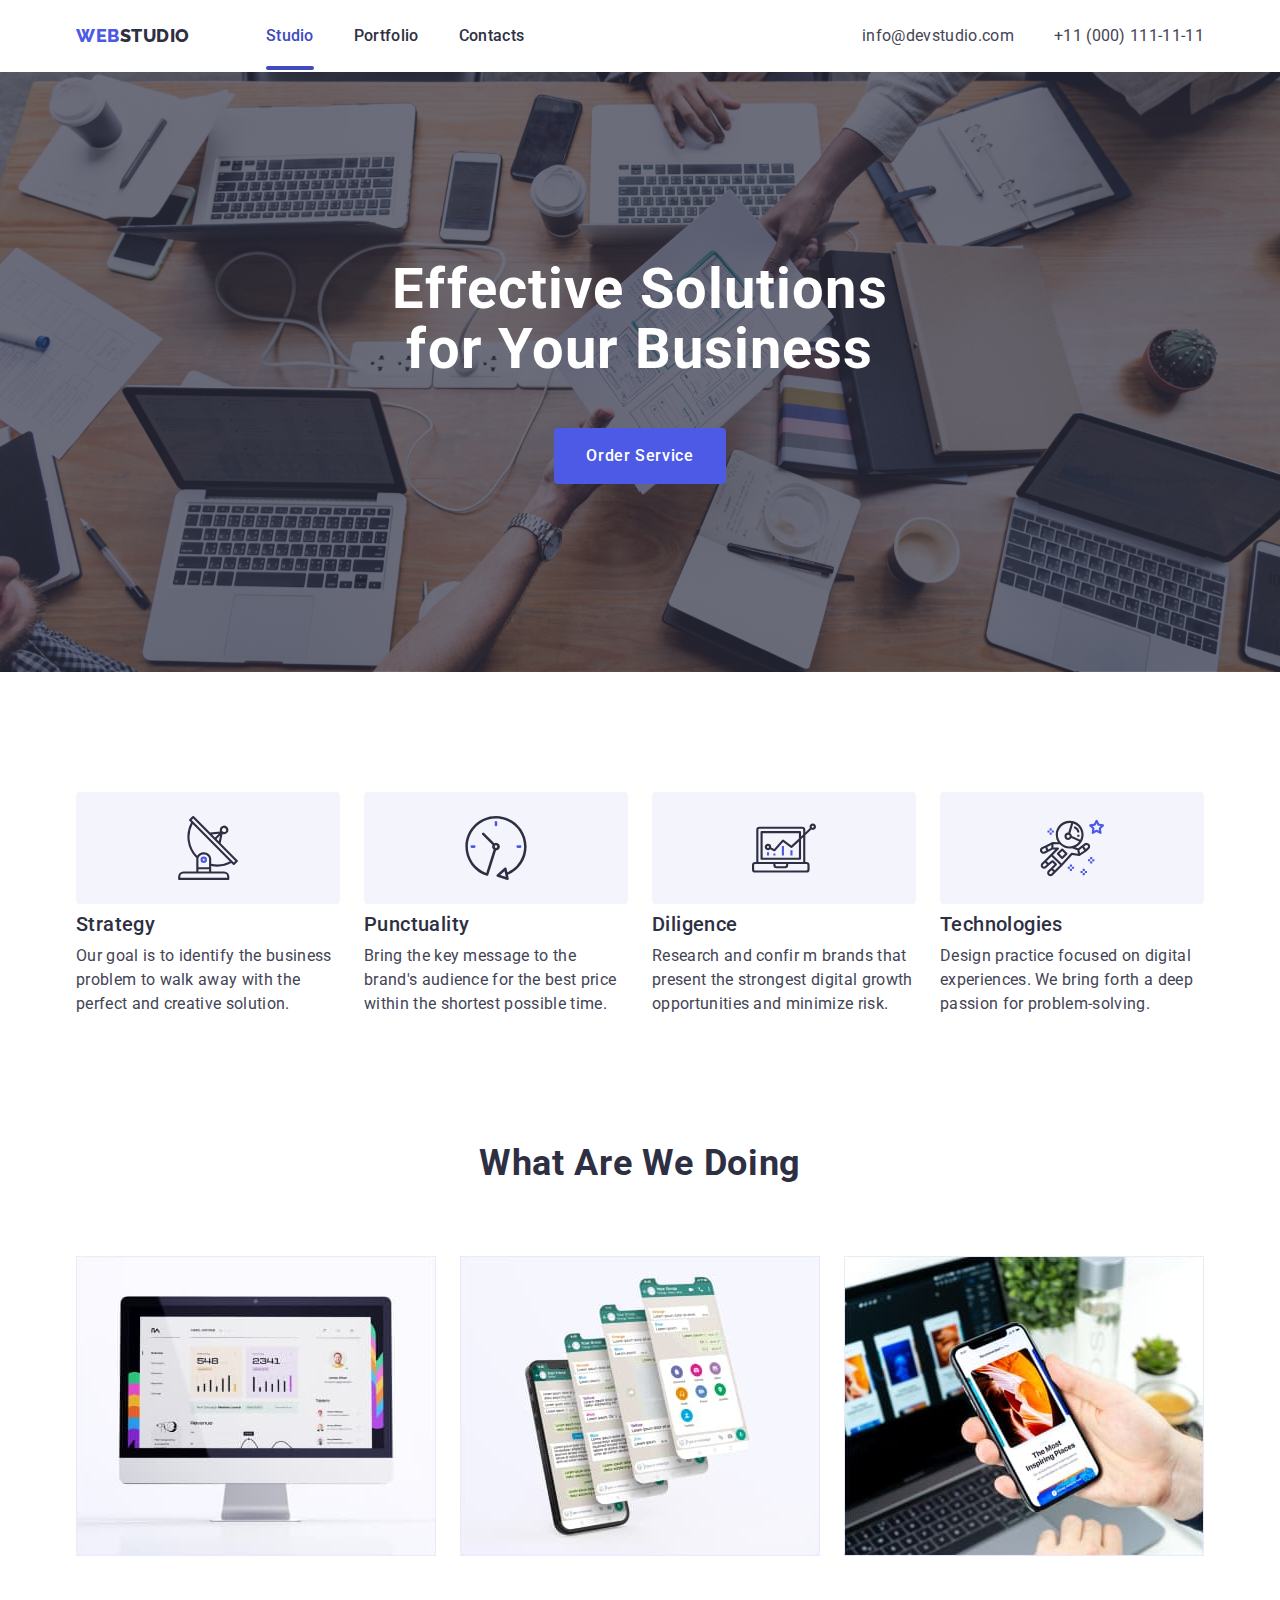
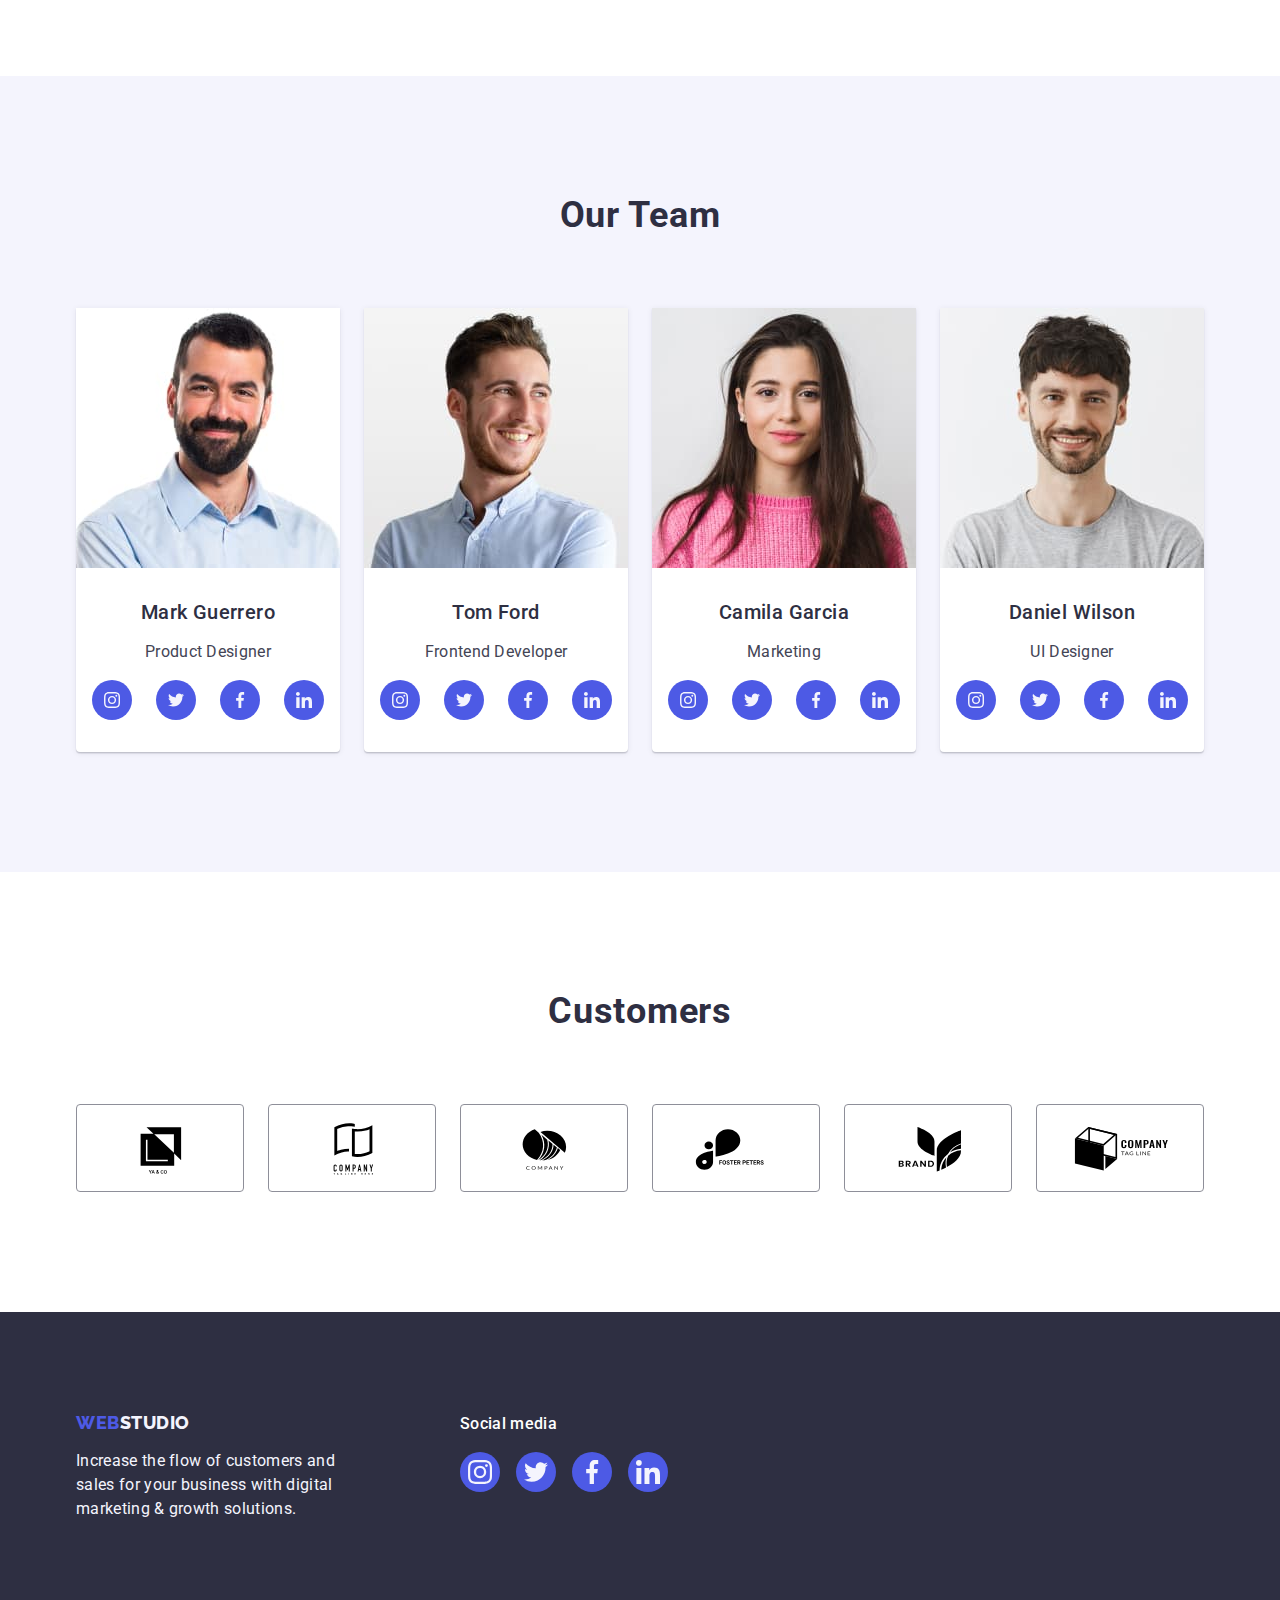
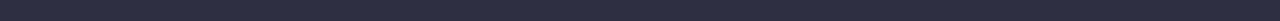
<file: index.html>
<!DOCTYPE html>
<html lang="en">
  <head>
    <meta charset="UTF-8" />
    <meta http-equiv="X-UA-Compatible" content="IE=edge" />
    <meta name="viewport" content="width=device-width, initial-scale=1.0" />
    <link rel="preconnect" href="https://fonts.googleapis.com" />
    <link rel="preconnect" href="https://fonts.gstatic.com" crossorigin />
    <title>WebStudio</title>
    <!-- fonts -->
    <link
      href="https://fonts.googleapis.com/css2?family=Raleway:wght@800&family=Roboto:wght@400;500;700&display=swap"
      rel="stylesheet"
    />
    <!-- normalise -->
    <link
      rel="stylesheet"
      href="https://cdn.jsdelivr.net/npm/modern-normalize@2.0.0/modern-normalize.min.css"
    />

    <!-- custom styles -->
    <link rel="stylesheet" href="./css/styles.css" />
  </head>
  <body>
    <!-- page header -->
    <header class="header">
      <div class="header-container container">
        <nav class="header-nav">
          <a class="logo link logo-link" href="./index.html"
            >Web<span class="logo-black">Studio</span></a
          >
          <ul class="site-nav list">
            <li>
              <a class="link-current active-link link" href="./index.html"
                >Studio</a
              >
            </li>
            <li>
              <a class="link-current link" href="./portfolio.html">Portfolio</a>
            </li>
            <li><a class="link-current link" href="">Contacts</a></li>
          </ul>
        </nav>
        <address class="address">
          <ul class="address-nav list">
            <li>
              <a class="address-nav-link link" href="mailto:info@devstudio.com"
                >info@devstudio.com</a
              >
            </li>
            <li>
              <a class="address-nav-link link" href="tel:+110001111111"
                >+11 (000) 111-11-11</a
              >
            </li>
          </ul>
        </address>
      </div>
    </header>
    <main>
      <!-- hero -->
      <section class="hero">
        <div class="hero-container container">
          <h1 class="hero-title">Effective Solutions for Your Business</h1>
          <button class="hero-button" type="button" data-modal-open>
            Order Service
          </button>
        </div>
      </section>
      <!-- our advantage -->
      <section class="adv-section">
        <div class="container">
          <h2 class="visually-hidden">Our advantage</h2>
          <ul class="adv-list list">
            <li class="adv-item">
              <div class="adv-containet-icon">
                <svg class="adv-item-icon" width="64" height="64">
                  <use href="./images/icons.svg#antenna"></use>
                </svg>
              </div>

              <h3 class="second-title">Strategy</h3>
              <p class="li-text">
                Our goal is to identify the business problem to walk away with
                the perfect and creative solution.
              </p>
            </li>
            <li class="adv-item">
              <div class="adv-containet-icon">
                <svg class="adv-item-icon" width="64" height="64">
                  <use href="./images/icons.svg#clock"></use>
                </svg>
              </div>

              <h3 class="second-title">Punctuality</h3>
              <p class="li-text">
                Bring the key message to the brand's audience for the best price
                within the shortest possible time.
              </p>
            </li>
            <li class="adv-item">
              <div class="adv-containet-icon">
                <svg class="adv-item-icon" width="64" height="64">
                  <use href="./images/icons.svg#diagram"></use>
                </svg>
              </div>

              <h3 class="second-title">Diligence</h3>
              <p class="li-text">
                Research and confir m brands that present the strongest digital
                growth opportunities and minimize risk.
              </p>
            </li>
            <li class="adv-item">
              <div class="adv-containet-icon">
                <svg class="adv-item-icon" width="64" height="64">
                  <use href="./images/icons.svg#astronaut"></use>
                </svg>
              </div>

              <h3 class="second-title">Technologies</h3>
              <p class="li-text">
                Design practice focused on digital experiences. We bring forth a
                deep passion for problem-solving.
              </p>
            </li>
          </ul>
        </div>
      </section>
      <!-- our activity -->
      <section class="activity">
        <div class="container">
          <h2 class="vice-title">What are we doing</h2>
          <ul class="activity-list list">
            <li class="activity-item">
              <img
                src="./images/activity/do1.jpg"
                alt="imac computer"
                width="360"
              />
            </li>
            <li class="activity-item">
              <img
                src="./images/activity/do2.jpg"
                alt="four iphones"
                width="360"
              />
            </li>
            <li class="activity-item">
              <img
                src="./images/activity/do3.jpg"
                alt="holds phone in hand"
                width="360"
              />
            </li>
          </ul>
        </div>
      </section>
      <!-- our team -->
      <section class="team">
        <div class="container">
          <h2 class="vice-title">Our Team</h2>
          <ul class="team-list list">
            <li class="team-li">
              <img
                src="./images/team/team1.jpg"
                alt="Mark Guerrero"
                width="264"
              />
              <div class="team-name">
                <h3 class="second-title">Mark Guerrero</h3>
                <p class="li-text">Product Designer</p>
                <ul class="team-icon-list">
                  <li class="team-icon-item">
                    <a class="team-icon-link" href=""
                      ><svg class="team-li-icon" width="16" height="16">
                        <use href="./images/icons.svg#instagram"></use>
                      </svg>
                    </a>
                  </li>
                  <li class="team-icon-item">
                    <a class="team-icon-link" href=""
                      ><svg class="team-li-icon" width="16" height="16">
                        <use href="./images/icons.svg#twitter"></use>
                      </svg>
                    </a>
                  </li>
                  <li class="team-icon-item">
                    <a class="team-icon-link" href=""
                      ><svg class="team-li-icon" width="16" height="16">
                        <use href="./images/icons.svg#facebook"></use>
                      </svg>
                    </a>
                  </li>
                  <li class="team-icon-item">
                    <a class="team-icon-link" href=""
                      ><svg class="team-li-icon" width="16" height="16">
                        <use href="./images/icons.svg#linkedin"></use>
                      </svg>
                    </a>
                  </li>
                </ul>
              </div>
            </li>
            <li class="team-li">
              <img src="./images/team/team2.jpg" alt="Tom Ford" width="264" />
              <div class="team-name">
                <h3 class="second-title">Tom Ford</h3>
                <p class="li-text">Frontend Developer</p>
                <ul class="team-icon-list">
                  <li class="team-icon-item">
                    <a class="team-icon-link" href=""
                      ><svg class="team-li-icon" width="16" height="16">
                        <use href="./images/icons.svg#instagram"></use>
                      </svg>
                    </a>
                  </li>
                  <li class="team-icon-item">
                    <a class="team-icon-link" href=""
                      ><svg class="team-li-icon" width="16" height="16">
                        <use href="./images/icons.svg#twitter"></use>
                      </svg>
                    </a>
                  </li>
                  <li class="team-icon-item">
                    <a class="team-icon-link" href=""
                      ><svg class="team-li-icon" width="16" height="16">
                        <use href="./images/icons.svg#facebook"></use>
                      </svg>
                    </a>
                  </li>
                  <li class="team-icon-item">
                    <a class="team-icon-link" href=""
                      ><svg class="team-li-icon" width="16" height="16">
                        <use href="./images/icons.svg#linkedin"></use>
                      </svg>
                    </a>
                  </li>
                </ul>
              </div>
            </li>
            <li class="team-li">
              <img
                src="./images/team/team3.jpg"
                alt="Camila Garcia"
                width="264"
              />
              <div class="team-name">
                <h3 class="second-title">Camila Garcia</h3>
                <p class="li-text">Marketing</p>
                <ul class="team-icon-list">
                  <li class="team-icon-item">
                    <a class="team-icon-link" href=""
                      ><svg class="team-li-icon" width="16" height="16">
                        <use href="./images/icons.svg#instagram"></use>
                      </svg>
                    </a>
                  </li>
                  <li class="team-icon-item">
                    <a class="team-icon-link" href=""
                      ><svg class="team-li-icon" width="16" height="16">
                        <use href="./images/icons.svg#twitter"></use>
                      </svg>
                    </a>
                  </li>
                  <li class="team-icon-item">
                    <a class="team-icon-link" href=""
                      ><svg class="team-li-icon" width="16" height="16">
                        <use href="./images/icons.svg#facebook"></use>
                      </svg>
                    </a>
                  </li>
                  <li class="team-icon-item">
                    <a class="team-icon-link" href=""
                      ><svg class="team-li-icon" width="16" height="16">
                        <use href="./images/icons.svg#linkedin"></use>
                      </svg>
                    </a>
                  </li>
                </ul>
              </div>
            </li>
            <li class="team-li">
              <img
                src="./images/team/team4.jpg"
                alt="Daniel Wilson"
                width="264"
              />
              <div class="team-name">
                <h3 class="second-title">Daniel Wilson</h3>
                <p class="li-text">UI Designer</p>
                <ul class="team-icon-list">
                  <li class="team-icon-item">
                    <a class="team-icon-link" href=""
                      ><svg class="team-li-icon" width="16" height="16">
                        <use href="./images/icons.svg#instagram"></use>
                      </svg>
                    </a>
                  </li>
                  <li class="team-icon-item">
                    <a class="team-icon-link" href=""
                      ><svg class="team-li-icon" width="16" height="16">
                        <use href="./images/icons.svg#twitter"></use>
                      </svg>
                    </a>
                  </li>
                  <li class="team-icon-item">
                    <a class="team-icon-link" href=""
                      ><svg class="team-li-icon" width="16" height="16">
                        <use href="./images/icons.svg#facebook"></use>
                      </svg>
                    </a>
                  </li>
                  <li class="team-icon-item">
                    <a class="team-icon-link" href=""
                      ><svg class="team-li-icon" width="16" height="16">
                        <use href="./images/icons.svg#linkedin"></use>
                      </svg>
                    </a>
                  </li>
                </ul>
              </div>
            </li>
          </ul>
        </div>
      </section>
      <!-- customers -->
      <section class="customers">
        <div class="customers-container container">
          <h2 class="customers-title">Customers</h2>
          <ul class="customers-list">
            <li class="customers-item">
              <a class="customers-link" href="">
                <svg class="customers-icon" width="104" height="56">
                  <use href="./images/icons.svg#logo-1"></use>
                </svg>
              </a>
            </li>
            <li class="customers-item">
              <a class="customers-link" href="">
                <svg class="customers-icon" width="104" height="56">
                  <use href="./images/icons.svg#logo-2"></use>
                </svg>
              </a>
            </li>
            <li class="customers-item">
              <a class="customers-link" href="">
                <svg class="customers-icon" width="104" height="56">
                  <use href="./images/icons.svg#logo-3"></use>
                </svg>
              </a>
            </li>
            <li class="customers-item">
              <a class="customers-link" href="">
                <svg class="customers-icon" width="104" height="56">
                  <use href="./images/icons.svg#logo-4"></use>
                </svg>
              </a>
            </li>
            <li class="customers-item">
              <a class="customers-link" href="">
                <svg class="customers-icon" width="104" height="56">
                  <use href="./images/icons.svg#logo-5"></use>
                </svg>
              </a>
            </li>
            <li class="customers-item">
              <a class="customers-link" href="">
                <svg class="customers-icon" width="104" height="56">
                  <use href="./images/icons.svg#logo-6"></use>
                </svg>
              </a>
            </li>
          </ul>
        </div>
      </section>
    </main>
    <!-- footer -->
    <footer class="footer">
      <div class="footer-container container">
        <div class="footer-container-slogan">
          <a class="logo-footer logo link logo-link" href="./index.html"
            >Web<span class="logo-white">Studio</span></a
          >
          <p class="footer-text">
            Increase the flow of customers and sales for your business with
            digital marketing & growth solutions.
          </p>
        </div>
        <div class="footer-container-icon">
          <p class="footer-icon-text">Social media</p>
          <ul class="team-icon-list footer-icon-list">
            <li class="team-icon-item">
              <a class="team-icon-link footer-icon-link" href=""
                ><svg class="team-li-icon" width="24" height="24">
                  <use href="./images/icons.svg#instagram"></use>
                </svg>
              </a>
            </li>
            <li class="team-icon-item">
              <a class="team-icon-link footer-icon-link" href=""
                ><svg class="team-li-icon" width="24" height="24">
                  <use href="./images/icons.svg#twitter"></use>
                </svg>
              </a>
            </li>
            <li class="team-icon-item">
              <a class="team-icon-link footer-icon-link" href=""
                ><svg class="team-li-icon" width="24" height="24">
                  <use href="./images/icons.svg#facebook"></use>
                </svg>
              </a>
            </li>
            <li class="team-icon-item">
              <a class="team-icon-link footer-icon-link" href=""
                ><svg class="team-li-icon" width="24" height="24">
                  <use href="./images/icons.svg#linkedin"></use>
                </svg>
              </a>
            </li>
          </ul>
        </div>
      </div>
    </footer>
    <!-- modal -->
    <div class="backdrop is-hidden" data-modal>
      <div class="modal">
        <button class="modal-close-btn" type="button" data-modal-close>
          <svg class="close-btn-icon" width="8" height="8">
            <use href="./images/icons.svg#close-btn"></use>
          </svg>
        </button>
      </div>
    </div>
    <script src="./js/modal.js"></script>
  </body>
</html>
</file>
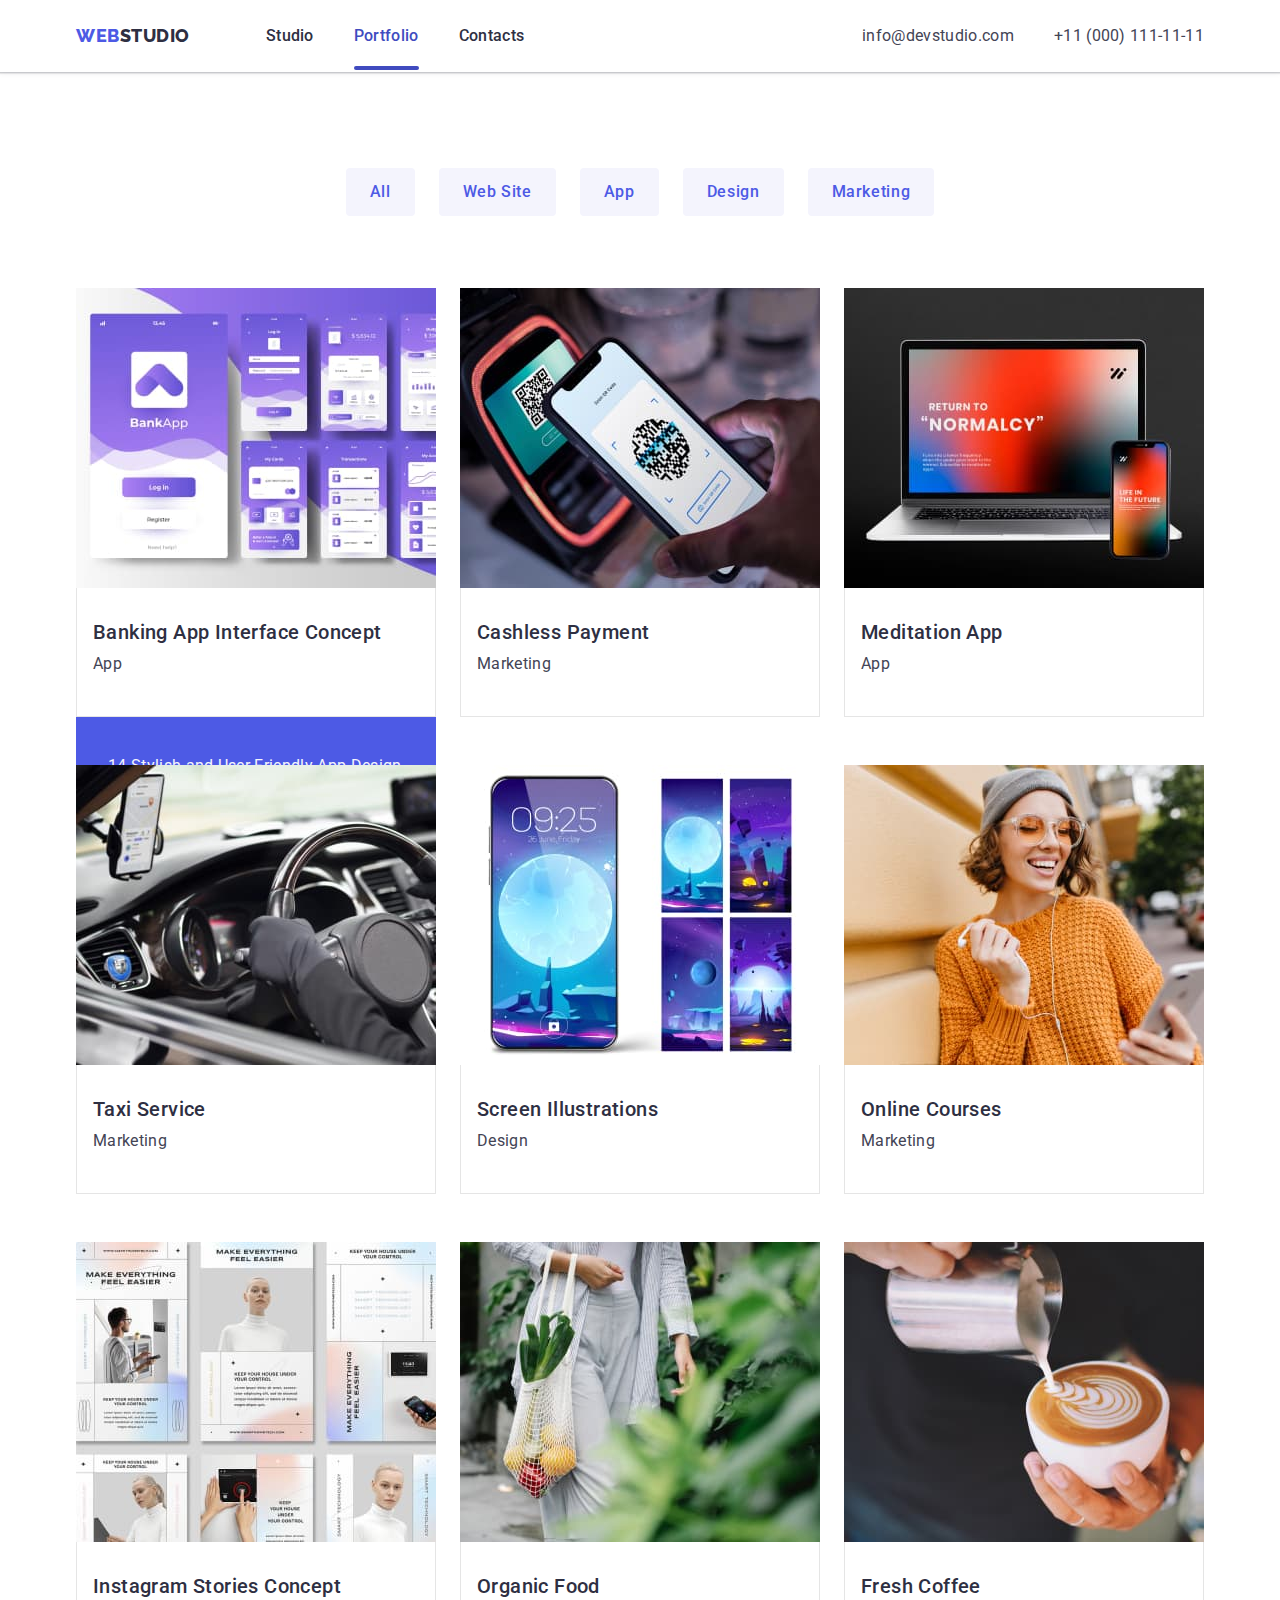
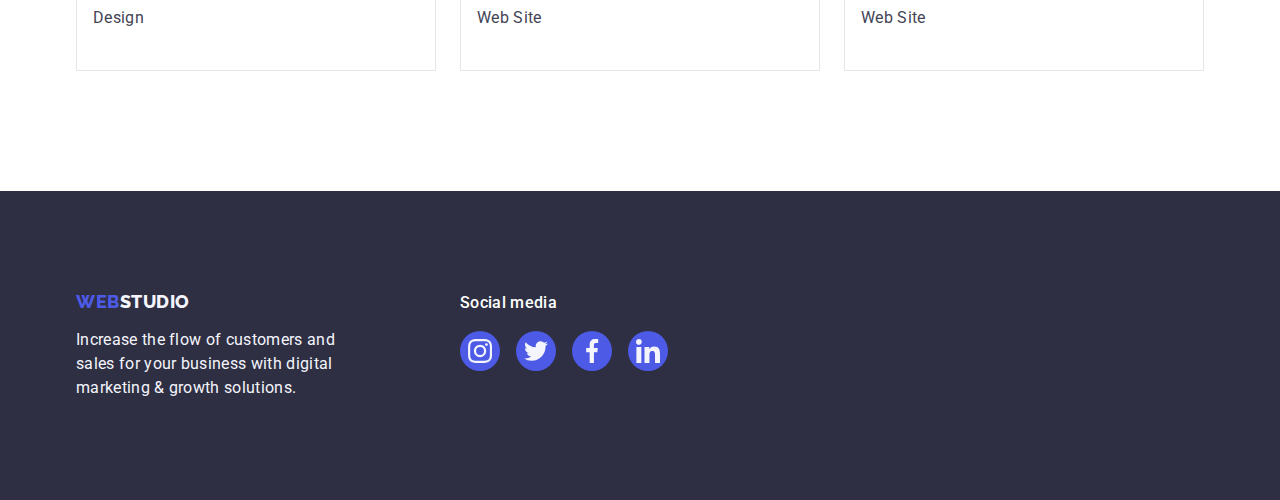
<file: portfolio.html>
<!DOCTYPE html>
<html lang="en">
  <head>
    <meta charset="UTF-8" />
    <meta http-equiv="X-UA-Compatible" content="IE=edge" />
    <meta name="viewport" content="width=device-width, initial-scale=1.0" />
    <link rel="preconnect" href="https://fonts.googleapis.com" />
    <link rel="preconnect" href="https://fonts.gstatic.com" crossorigin />
    <title>Portfolio</title>
    <!-- fonts -->
    <link
      href="https://fonts.googleapis.com/css2?family=Raleway:wght@800&family=Roboto:wght@400;500;700&display=swap"
      rel="stylesheet"
    />
    <!-- normalise -->
    <link
      rel="stylesheet"
      href="https://cdn.jsdelivr.net/npm/modern-normalize@2.0.0/modern-normalize.min.css"
    />

    <!-- custom styles -->

    <link rel="stylesheet" href="./css/styles.css" />
  </head>
  <body>
    <!-- page header -->
    <header class="header">
      <div class="header-container container">
        <nav class="header-nav">
          <a class="logo link logo-link" href="./index.html"
            >Web<span class="logo-black">Studio</span></a
          >
          <ul class="site-nav list">
            <li><a class="link-current link" href="./index.html">Studio</a></li>
            <li>
              <a class="link-current active-link link" href="./portfolio.html"
                >Portfolio</a
              >
            </li>
            <li><a class="link-current link" href="">Contacts</a></li>
          </ul>
        </nav>
        <address class="address">
          <ul class="address-nav list">
            <li>
              <a class="address-nav-link link" href="mailto:info@devstudio.com"
                >info@devstudio.com</a
              >
            </li>
            <li>
              <a class="address-nav-link link" href="tel:+110001111111"
                >+11 (000) 111-11-11</a
              >
            </li>
          </ul>
        </address>
      </div>
    </header>
    <main>
      <!-- filters -->
      <section class="filters">
        <div class="container">
          <h1 class="visually-hidden">work patterns</h1>
          <ul class="list portfolio-nav">
            <li><button class="portfolio-button" type="button">All</button></li>
            <li>
              <button class="portfolio-button" type="button">Web Site</button>
            </li>
            <li><button class="portfolio-button" type="button">App</button></li>
            <li>
              <button class="portfolio-button" type="button">Design</button>
            </li>
            <li>
              <button class="portfolio-button" type="button">Marketing</button>
            </li>
          </ul>
          <ul class="portfolio-bloks list">
            <li class="portfolio-bloks-item">
              <div>
                <a class="portf-list link" href="">
                  <img
                    class="portfolio-photo"
                    src="./images/portfolio/portfo-1.jpg"
                    alt="application"
                    width="360"
                    height="300"
                  />

                  <div class="portfolio-bloks-name">
                    <h2 class="second-title">Banking App Interface Concept</h2>
                    <p class="li-text">App</p>
                  </div>
                </a>
              </div>
              <div class="overlay">
                <p class="overlay-text">
                  14 Stylish and User-Friendly App Design Concepts · Task
                  Manager App · Calorie Tracker App · Exotic Fruit Ecommerce App
                  · Cloud Storage App
                </p>
              </div>
            </li>
            <li class="portfolio-bloks-item">
              <a class="portf-list link" href=""
                ><img
                  src="./images/portfolio/portfo-2.jpg"
                  alt="QR code on telephone"
                  width="360"
                  height="300"
                />
                <div class="portfolio-bloks-name">
                  <h2 class="second-title">Cashless Payment</h2>
                  <p class="li-text">Marketing</p>
                </div>
              </a>
            </li>
            <li class="portfolio-bloks-item">
              <a class="portf-list link" href=""
                ><img
                  src="./images/portfolio/portfo-3.jpg"
                  alt="laptop"
                  width="360"
                  height="300"
                />
                <div class="portfolio-bloks-name">
                  <h2 class="second-title">Meditation App</h2>
                  <p class="li-text">App</p>
                </div>
              </a>
            </li>
            <li class="portfolio-bloks-item">
              <a class="portf-list link" href=""
                ><img
                  src="./images/portfolio/portfo-4.jpg"
                  alt="phone in the car"
                  width="360"
                  height="300"
                />
                <div class="portfolio-bloks-name">
                  <h2 class="second-title">Taxi Service</h2>
                  <p class="li-text">Marketing</p>
                </div></a
              >
            </li>
            <li class="portfolio-bloks-item">
              <a class="portf-list link" href="">
                <img
                  src="./images/portfolio/portfo-5.jpg"
                  alt="phone and moon"
                  width="360"
                  height="300"
                />
                <div class="portfolio-bloks-name">
                  <h2 class="second-title">Screen Illustrations</h2>
                  <p class="li-text">Design</p>
                </div></a
              >
            </li>
            <li class="portfolio-bloks-item">
              <a class="portf-list link" href=""
                ><img
                  src="./images/portfolio/portfo-6.jpg"
                  alt="girl with phone"
                  width="360"
                  height="300"
                />
                <div class="portfolio-bloks-name">
                  <h2 class="second-title">Online Courses</h2>
                  <p class="li-text">Marketing</p>
                </div>
              </a>
            </li>
            <li class="portfolio-bloks-item">
              <a class="portf-list link" href=""
                ><img
                  src="./images/portfolio/portfo-7.jpg"
                  alt="Instagram Stories"
                  width="360"
                  height="300"
                />
                <div class="portfolio-bloks-name">
                  <h2 class="second-title">Instagram Stories Concept</h2>
                  <p class="li-text">Design</p>
                </div>
              </a>
            </li>
            <li class="portfolio-bloks-item">
              <a class="portf-list link" href=""
                ><img
                  src="./images/portfolio/portfo-8.jpg"
                  alt="woman with vegetables"
                  width="360"
                  height="300"
                />
                <div class="portfolio-bloks-name">
                  <h2 class="second-title">Organic Food</h2>
                  <p class="li-text">Web Site</p>
                </div>
              </a>
            </li>
            <li class="portfolio-bloks-item">
              <a class="portf-list link" href=""
                ><img
                  src="./images/portfolio/portfo-9.jpg"
                  alt="fancy coffee"
                  width="360"
                  height="300"
                />
                <div class="portfolio-bloks-name">
                  <h2 class="second-title">Fresh Coffee</h2>
                  <p class="li-text">Web Site</p>
                </div>
              </a>
            </li>
          </ul>
        </div>
      </section>
    </main>
    <!-- footer -->
    <footer class="footer">
      <div class="footer-container container">
        <div class="footer-container-slogan">
          <a class="logo-footer logo link logo-link" href="./index.html"
            >Web<span class="logo-white">Studio</span></a
          >
          <p class="footer-text">
            Increase the flow of customers and sales for your business with
            digital marketing & growth solutions.
          </p>
        </div>
        <div class="footer-container-icon">
          <p class="footer-icon-text">Social media</p>
          <ul class="team-icon-list footer-icon-list">
            <li class="team-icon-item">
              <a class="team-icon-link footer-icon-link" href=""
                ><svg class="team-li-icon" width="24" height="24">
                  <use href="./images/icons.svg#instagram"></use>
                </svg>
              </a>
            </li>
            <li class="team-icon-item">
              <a class="team-icon-link footer-icon-link" href=""
                ><svg class="team-li-icon" width="24" height="24">
                  <use href="./images/icons.svg#twitter"></use>
                </svg>
              </a>
            </li>
            <li class="team-icon-item">
              <a class="team-icon-link footer-icon-link" href=""
                ><svg class="team-li-icon" width="24" height="24">
                  <use href="./images/icons.svg#facebook"></use>
                </svg>
              </a>
            </li>
            <li class="team-icon-item">
              <a class="team-icon-link footer-icon-link" href=""
                ><svg class="team-li-icon" width="24" height="24">
                  <use href="./images/icons.svg#linkedin"></use>
                </svg>
              </a>
            </li>
          </ul>
        </div>
      </div>
    </footer>
  </body>
</html>
</file>
<file: css/styles.css>
:root {
  --primary-black-cl: #434455;
  --primary-black-bg: #434455;
  --primary-white-cl: #ffffff;
  --primary-white-bg: #ffffff;
  --primary-accent-cl: #4d5ae5;
  --primary-accent-bg: #4d5ae5;
  --primary-gray-bg: #8e8f99;
  --primary-gray-cl: #8e8f99;
  --primary-modal-bg: #fcfcfc;
  --primary-modal-cl: #fcfcfc;

  --secondary-black-cl: #2e2f42;
  --secondary-black-bg: #2e2f42;
  --secondary-white-cl: #f4f4fd;
  --secondary-white-bg: #f4f4fd;
  --secondary-accent-cl: #404bbf;
  --secondary-accent-bg: #404bbf;
  --secondary-active-bg: #31d0aa;
  --secondary-active-cl: #31d0aa;
  --secondary-gray-bg: #e7e9fc;
  --secondary-gray-cl: #e7e9fc;

  --main-gradient: linear-gradient(
    rgba(46, 47, 66, 0.7),
    rgba(46, 47, 66, 0.7)
  );
}

* {
  box-sizing: border-box;
}
/**
  |============================
  | common styles
  |============================
*/
body {
  background-color: var(--primary-white-bg);
  color: var(--primary-black-cl);
  font-family: Roboto, sans-serif;
  font-style: normal;
  line-height: 1.15;
  letter-spacing: 0.02em;
}
.visually-hidden {
  position: absolute;
  width: 1px;
  height: 1px;
  margin: -1px;
  border: 0;
  padding: 0;

  white-space: nowrap;
  clip-path: inset(100%);
  clip: rect(0 0 0 0);
  overflow: hidden;
}
/* reset */
h1,
h2,
h3,
h4,
h5,
h6,
p {
  margin: 0;
}
img {
  display: block;
}
.list,
ul,
ol {
  list-style: none;
  margin: 0;
  padding: 0;
}
.link,
a {
  text-decoration: none;
  color: currentColor;
}
.btn,
button {
  font-family: inherit;
  cursor: pointer;
  background-color: var(--primary-accent-bg);
}
/**
  |============================
  | base styles
  |============================
*/
/* header */
.header {
  border-bottom: 1px solid --secondary-gray-bg;
  box-shadow: 0px 2px 1px rgba(46, 47, 66, 0.08),
    0px 1px 1px rgba(46, 47, 66, 0.16), 0px 1px 6px rgba(46, 47, 66, 0.08);
  background: var(--primary-white-bg);
}
.header-container {
  display: flex;
  align-items: center;
  justify-content: space-between;
  margin: 0;
  padding: 0;
}
.container {
  width: 1158px;
  margin: 0 auto;
  padding: 0 15px;
}

.header-nav {
  display: flex;
  align-items: center;
}
/* logo */
.logo {
  color: var(--primary-accent-cl);
  font-family: 'Raleway', sans-serif;
  font-style: normal;
  font-weight: 800;
  font-size: 18px;
  line-height: 1.17;
  letter-spacing: 0.03em;
  text-transform: uppercase;
}
.logo-link {
  margin-right: 76px;
}
.logo-black {
  color: var(--secondary-black-cl);
}

.logo-white {
  color: var(--secondary-white-cl);
}
/* site-nav */

.site-nav {
  color: var(--secondary-black-cl);
  font-size: 16px;
  font-weight: 500;
  line-height: 1.5;
}
.site-nav {
  display: flex;
  align-items: center;
  gap: 40px;
  padding: 24px 0;
}
.link-current {
  padding: 24px 0;
}
.active-link {
  color: var(--secondary-accent-cl);

  position: relative;
}

.active-link::after {
  content: '';
  display: block;
  width: 100%;
  height: 4px;
  background-color: var(--secondary-accent-bg);
  border-radius: 2px;
  position: absolute;
  left: 0;
  bottom: -1px;
}

.link-current:hover,
.link-current:focus,
.address-nav-link:hover,
.address-nav-link:focus {
  color: var(--secondary-accent-cl);
}

.address {
  font-style: normal;
}
.address-nav a {
  color: var(--primary-black-cl);
}
.address-nav {
  display: flex;
  align-items: center;
  gap: 40px;
}
.address-nav-link {
  line-height: 1.5;
}

.address-link-active {
}
/* hero */

.hero {
  max-width: 1440px;
  background-color: var(--secondary-black-bg);
  background-image: url(../images/hero/bg-hero.jpg);
  background-repeat: no-repeat;
  background-position: center;
  background-size: cover;
  margin: 0 auto;
  background-image: var(--main-gradient), url(../images/hero/bg-hero.jpg);
}

.hero-container {
  padding-top: 188px;
  padding-bottom: 188px;
}

.hero-title {
  font-weight: 700;
  font-size: 56px;
  line-height: 1.07;
  color: var(--primary-white-cl);
  letter-spacing: 0.02em;
  text-align: center;
  max-width: 496px;
  margin: 0 auto;
  margin-bottom: 48px;
}

.hero-button {
  background-color: var(--primary-accent-bg);
  font-weight: 500;
  font-size: 16px;
  color: var(--primary-white-cl);
  letter-spacing: 0.04em;
  font-family: 'Roboto', sans-serif;
  line-height: 1.5;
  cursor: pointer;
  display: block;
  margin-left: auto;
  margin-right: auto;

  padding: 16px 32px;
  border: none;
  border-radius: 4px;
  min-width: 169px;
  height: 56px;
  transition: background-color 250ms cubic-bezier(0.4, 0, 0.2, 1);
}

.hero-button:hover,
.hero-button:focus {
  background-color: var(--primary-accent-bg);
}

.portfolio-button {
  background-color: var(--secondary-white-bg);
  font-weight: 500;
  font-size: 16px;
  color: var(--primary-accent-cl);
  letter-spacing: 0.04em;
  font-family: 'Roboto', sans-serif;
  line-height: 1.5;
  border: none;
  cursor: pointer;
  padding: 12px 24px;
  border: 1px solid --secondary-gray-bg;
  border-radius: 4px;
  transition: color 250ms cubic-bezier(0.4, 0, 0.2, 1);
}

.button:hover,
.button:focus {
  background-color: var(--secondary-accent-bg);
}
.portfolio-button:hover,
.portfolio-button:focus {
  background-color: var(--secondary-accent-bg);
  color: var(--primary-white-cl);
  border: 1px solid transparent;
}

/* our advantage */

.adv-section {
  padding: 120px 0;
}

.adv-list {
  display: flex;
  gap: 24px;
}
.adv-item {
  width: 264px;
}

.adv-containet-icon {
  display: flex;
  align-items: center;
  justify-content: center;
  height: 112px;
  background-color: var(--secondary-white-bg);
  border-radius: 4px;
  margin-bottom: 8px;
}

.second-title {
  font-weight: 500;
  font-size: 20px;
  line-height: 1.2;
  color: var(--secondary-black-cl);
  letter-spacing: 0.02em;
  margin-bottom: 8px;
}
.li-text {
  line-height: 1.5;
  color: var(--primary-black-cl);
  margin-bottom: 8px;
}

/* our activity */

.activity {
  padding-bottom: 120px;
}
.vice-title {
  font-weight: 700;
  font-size: 36px;
  line-height: 1.11;
  text-transform: capitalize;
  color: var(--secondary-black-cl);
  text-align: center;
  letter-spacing: 0.02em;
  margin-bottom: 72px;
}
.activity-list {
  display: flex;
  gap: 24px;
}
.activity-item {
  flex-basis: calc((100% - 2 * 24px) / 3);
}

/* our team  */
.team {
  background-color: var(--secondary-white-bg);
  padding-top: 120px;
  padding-bottom: 120px;
}

.team-list {
  display: flex;
  gap: 24px;
}
.team-li {
  background-color: var(--primary-white-bg);
  flex-basis: calc((100% - 72px) / 4);
  border-radius: 0px 0px 4px 4px;
  box-shadow: 0px 2px 1px 0px rgba(46, 47, 66, 0.08),
    0px 1px 1px 0px rgba(46, 47, 66, 0.16),
    0px 1px 6px 0px rgba(46, 47, 66, 0.08);
}

.team-name {
  width: 232px;
  padding: 32px 0;
  gap: 8px;
  margin: 0 auto;
  display: flex;
  flex-direction: column;
  justify-content: center;
  align-items: center;
}

.team-icon-list {
  display: flex;
  justify-content: center;
  align-items: center;
  gap: 24px;
}

.team-icon-item {
  width: 40px;
  height: 40px;
}

.team-icon-link {
  width: 100%;
  height: 100%;
  background-color: var(--primary-accent-bg);
  border-radius: 50%;
  display: flex;
  justify-content: center;
  align-items: center;
  transition: background-color 250ms cubic-bezier(0.4, 0, 0.2, 1);
}

.team-icon-link:hover,
.team-icon-link:focus {
  background-color: var(--secondary-accent-bg);
}

.team-li-icon {
  fill: var(--secondary-white-bg);
}
/* customers */

.customers {
  padding: 120px 0;
}

.customers-title {
  text-align: center;
  font-size: 36px;
  font-weight: 700;
  line-height: 1.11;
  letter-spacing: 0.72px;
  margin-bottom: 72px;
  color: var(--secondary-black-cl);
}
.customers-list {
  display: flex;
  justify-content: center;
  gap: 24px;
}
.customers-item {
  width: calc((100% - 120px) / 6);
}
.customers-link {
  width: 168px;
  height: 88px;
  display: flex;
  justify-content: center;
  align-items: center;
  border-radius: 4px;
  border: 1px solid var(--primary-gray-cl);
  padding: 16px 32px;
  color: var(--primary-gray-bg);
  transition: color 250ms cubic-bezier(0.4, 0, 0.2, 1);
}

.customers-link:hover,
.customers-link:focus {
  border-color: var(--secondary-accent-bg);
  color: var(--secondary-accent-cl);
}

.customers-link:hover,
.customers-link:focus .customers-icon {
  fill: var(--secondary-accent-cl);
}
.customers-icon {
  color: currentColor;
}

/* footer */

.footer {
  background-color: var(--secondary-black-bg);
  padding-top: 100px;
  padding-bottom: 100px;
}

.footer-container {
  align-items: baseline;
  display: flex;
}
.footer-container-slogan {
  margin-right: 120px;
}
.logo-footer {
  display: inline-block;
  margin-bottom: 16px;
}

.footer-text {
  color: var(--secondary-white-cl);
  line-height: 1.5;
  max-width: 264px;
}

.footer-icon-text {
  font-weight: 500;
  font-size: 16px;
  letter-spacing: 0.02em;
  line-height: 1.5;
  color: var(--primary-white-cl);
  margin-bottom: 16px;
}

.footer-icon-list {
  gap: 16px;
}
.footer-icon-link {
  transition: color 250ms cubic-bezier(0.4, 0, 0.2, 1);
}

.footer-icon-link:hover,
.footer-icon-link:focus {
  background-color: var(--secondary-active-bg);
}

/* modal */

.backdrop {
  position: fixed;
  top: 0;
  left: 0;
  width: 100%;
  height: 100%;
  background-color: rgba(46, 47, 66, 0.4);
  transition: opacity 250ms cubic-bezier(0.4, 0, 0.2, 1);
  transition: visibility 250ms cubic-bezier(0.4, 0, 0.2, 1);
}
.is-hidden {
  visibility: hidden;
  opacity: 0;
  pointer-events: none;
}
.modal {
  position: absolute;
  top: 50%;
  left: 50%;
  transform: translate(-50%, -50%) scale(1);
  width: 408px;
  min-height: 584px;
  background-color: var(--primary-modal-bg);
  border-radius: 4px;
  box-shadow: 0px 2px 1px 0px rgba(0, 0, 0, 0.2),
    0px 1px 3px 0px rgba(0, 0, 0, 0.12), 0px 1px 1px 0px rgba(0, 0, 0, 0.14);
  transition: transform 250ms cubic-bezier(0.4, 0, 0.2, 1);
}

.modal-close-btn {
  position: absolute;
  top: 24px;
  right: 24px;
  width: 24px;
  height: 24px;
  border-radius: 50%;
  display: flex;
  align-items: center;
  justify-content: center;
  background-color: var(--secondary-gray-bg);
  border: 1px solid rgba(0, 0, 0, 0.1);
  padding: 0;
  cursor: pointer;
  transition: background-color 250ms cubic-bezier(0.4, 0, 0.2, 1);
  transition: border 250ms cubic-bezier(0.4, 0, 0.2, 1);
}

.modal-close-btn:hover,
.modal-close-btn:focus {
  background-color: var(--secondary-accent-bg);
  border: none;
  fill: var(--primary-white-bg);
}

.close-btn-icon {
  transition: fill 250ms cubic-bezier(0.4, 0, 0.2, 1);
}
.close-btn-icon:hover,
.close-btn-icon:focus {
  fill: var(--primary-white-bg);
}

/* style to portfolio */

.filters {
  padding-top: 96px;
  padding-bottom: 120px;
}

.portfolio-nav {
  display: flex;
  justify-content: center;
  gap: 24px;
  flex-basis: calc((100%-96) / 5);
  margin-bottom: 72px;
}

.portf-list {
  text-decoration: none;
}

.portfolio-bloks {
  display: flex;
  flex-wrap: wrap;
  column-gap: 24px;
  row-gap: 48px;
}
.portfolio-bloks-item {
  width: calc((100% - 48px) / 3);
  position: relative;
}

portfolio-bloks-item:hover .overlay {
  transform: translateY(0);
}

.portfolio-bloks-name {
  padding: 32px 16px;
  border: 1px solid rgba(0, 0, 0, 0.1);
  border-top: none;
}
/* overlay */

.overlay {
  position: absolute;
  top: 0;
  left: 0;
  width: 100%;
  height: 100%;
  transform: translateY(100%);
}
.overlay-text {
  font-size: 16px;
  letter-spacing: 0.32px;
  color: var(--secondary-white-cl);
  background-color: var(--primary-accent-bg);
  width: 360px;
  height: 300px;
  padding-top: 40px;
  padding-left: 32px;
  padding-right: 32px;
}
</file>
